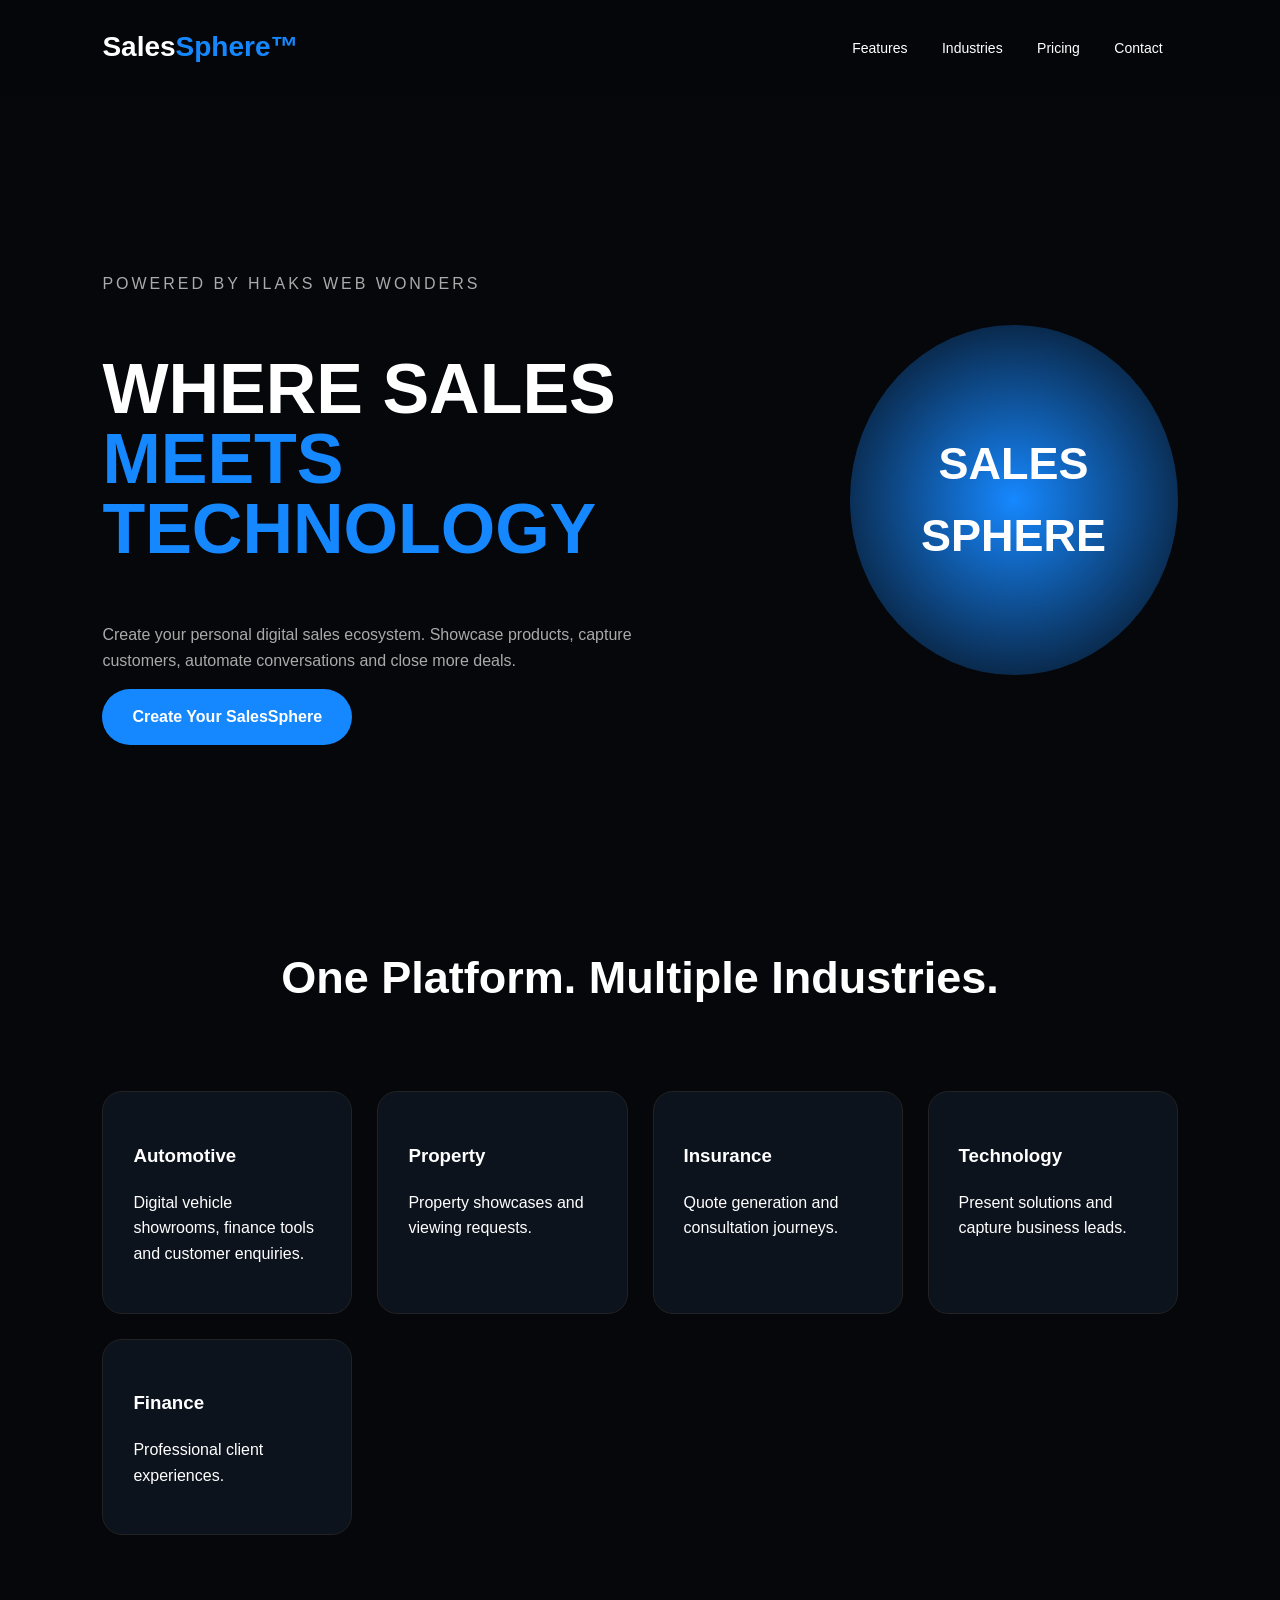
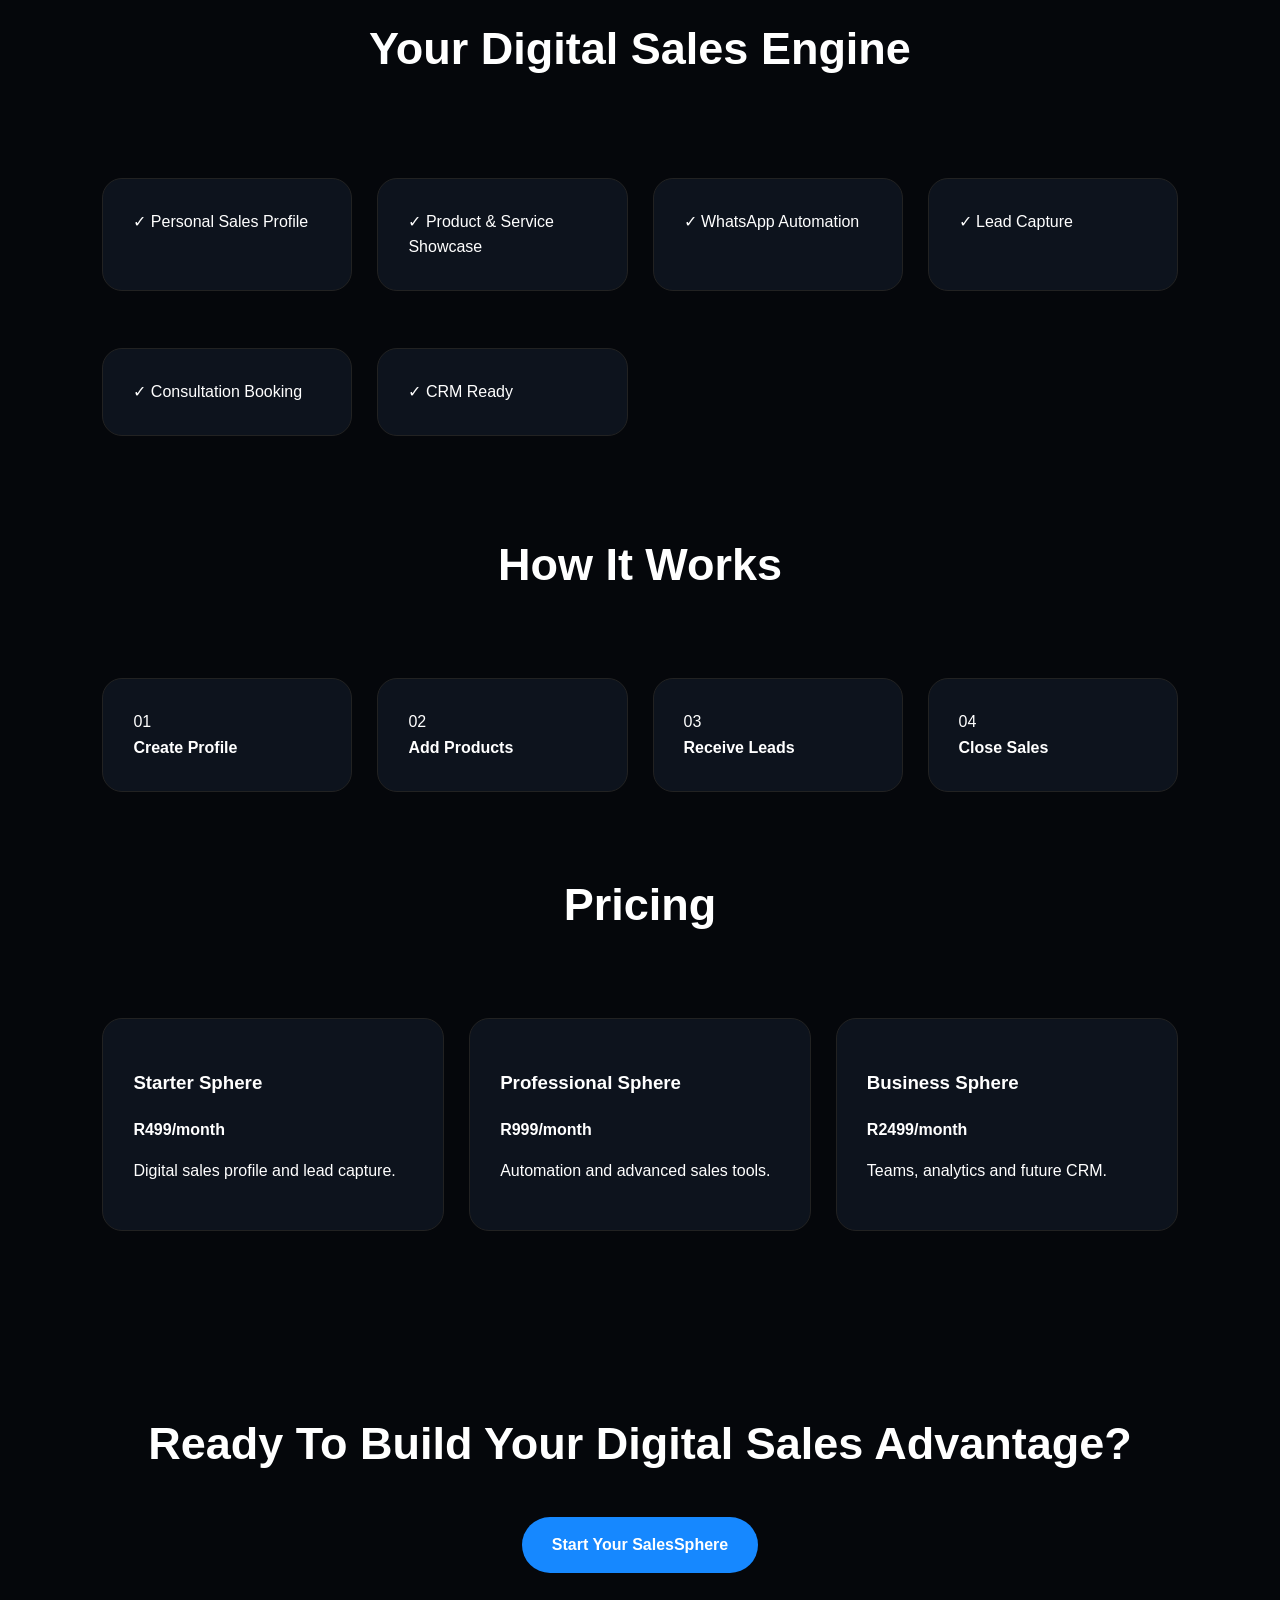
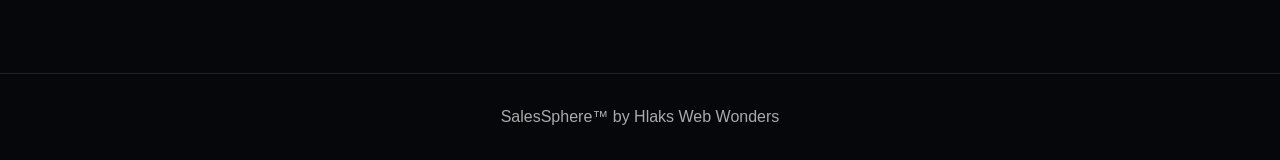
<file: index.html>
<!DOCTYPE html>
<html lang="en">
<head>
<meta charset="UTF-8">
<meta name="viewport" content="width=device-width, initial-scale=1.0">
<title>SalesSphere™ | Your Digital Sales Ecosystem</title>
<meta name="description" content="SalesSphere helps professionals create digital sales platforms that capture leads and grow sales.">
<link rel="stylesheet" href="style.css">
</head>
<body>

<header>
<div class="logo">Sales<span>Sphere™</span></div>
<nav>
<a href="#features">Features</a>
<a href="#industries">Industries</a>
<a href="#pricing">Pricing</a>
<a href="#contact">Contact</a>
</nav>
</header>

<section class="hero">
<div>
<p class="tag">POWERED BY HLAKS WEB WONDERS</p>
<h1>WHERE SALES<br><span>MEETS TECHNOLOGY</span></h1>
<p>Create your personal digital sales ecosystem. Showcase products, capture customers, automate conversations and close more deals.</p>
<a class="btn" href="#contact">Create Your SalesSphere</a>
</div>
<div class="sphere">
<div>SALES<br>SPHERE</div>
</div>
</section>

<section id="industries">
<h2>One Platform. Multiple Industries.</h2>
<div class="cards">
<div><h3>Automotive</h3><p>Digital vehicle showrooms, finance tools and customer enquiries.</p></div>
<div><h3>Property</h3><p>Property showcases and viewing requests.</p></div>
<div><h3>Insurance</h3><p>Quote generation and consultation journeys.</p></div>
<div><h3>Technology</h3><p>Present solutions and capture business leads.</p></div>
<div><h3>Finance</h3><p>Professional client experiences.</p></div>
</div>
</section>

<section id="features">
<h2>Your Digital Sales Engine</h2>
<div class="features">
<p>✓ Personal Sales Profile</p>
<p>✓ Product & Service Showcase</p>
<p>✓ WhatsApp Automation</p>
<p>✓ Lead Capture</p>
<p>✓ Consultation Booking</p>
<p>✓ CRM Ready</p>
</div>
</section>

<section>
<h2>How It Works</h2>
<div class="steps">
<div>01<br><b>Create Profile</b></div>
<div>02<br><b>Add Products</b></div>
<div>03<br><b>Receive Leads</b></div>
<div>04<br><b>Close Sales</b></div>
</div>
</section>

<section id="pricing">
<h2>Pricing</h2>
<div class="cards">
<div><h3>Starter Sphere</h3><strong>R499/month</strong><p>Digital sales profile and lead capture.</p></div>
<div><h3>Professional Sphere</h3><strong>R999/month</strong><p>Automation and advanced sales tools.</p></div>
<div><h3>Business Sphere</h3><strong>R2499/month</strong><p>Teams, analytics and future CRM.</p></div>
</div>
</section>

<section id="contact" class="cta">
<h2>Ready To Build Your Digital Sales Advantage?</h2>
<a class="btn" href="https://wa.me/27750981170">Start Your SalesSphere</a>
</section>

<footer>
SalesSphere™ by Hlaks Web Wonders
</footer>

<script src="script.js"></script>
</body>
</html>
</file>
<file: style.css>
*{box-sizing:border-box}body{margin:0;background:#05070b;color:#fff;font-family:Arial,sans-serif;line-height:1.6}header{display:flex;justify-content:space-between;align-items:center;padding:25px 8%;position:sticky;top:0;background:#05070bdd;backdrop-filter:blur(10px)}.logo{font-size:28px;font-weight:800}.logo span{color:#1688ff}nav a{color:#fff;text-decoration:none;margin:15px;font-size:14px}.hero{min-height:90vh;padding:80px 8%;display:flex;align-items:center;justify-content:space-between;gap:40px}.hero h1{font-size:70px;line-height:1}.hero h1 span{color:#1688ff}.tag{color:#dcae52;letter-spacing:3px}.hero p{max-width:600px;color:#aaa}.btn{display:inline-block;background:#1688ff;color:#fff;padding:15px 30px;border-radius:30px;text-decoration:none;font-weight:bold}.sphere{width:350px;height:350px;border-radius:50%;background:radial-gradient(circle,#1688ff,#05070b);display:grid;place-items:center;font-size:45px;text-align:center;font-weight:900;animation:float 4s infinite}.cards,.features,.steps{display:grid;grid-template-columns:repeat(auto-fit,minmax(220px,1fr));gap:25px;padding:40px 8%}.cards div,.features p,.steps div{background:#0d131d;border:1px solid #222;padding:30px;border-radius:20px}section h2{text-align:center;font-size:45px}.cta{text-align:center;padding:100px 20px}footer{text-align:center;padding:30px;border-top:1px solid #222;color:#aaa}@keyframes float{50%{transform:translateY(-20px)}}@media(max-width:800px){.hero{flex-direction:column}.hero h1{font-size:45px}nav{display:none}}
</file>
